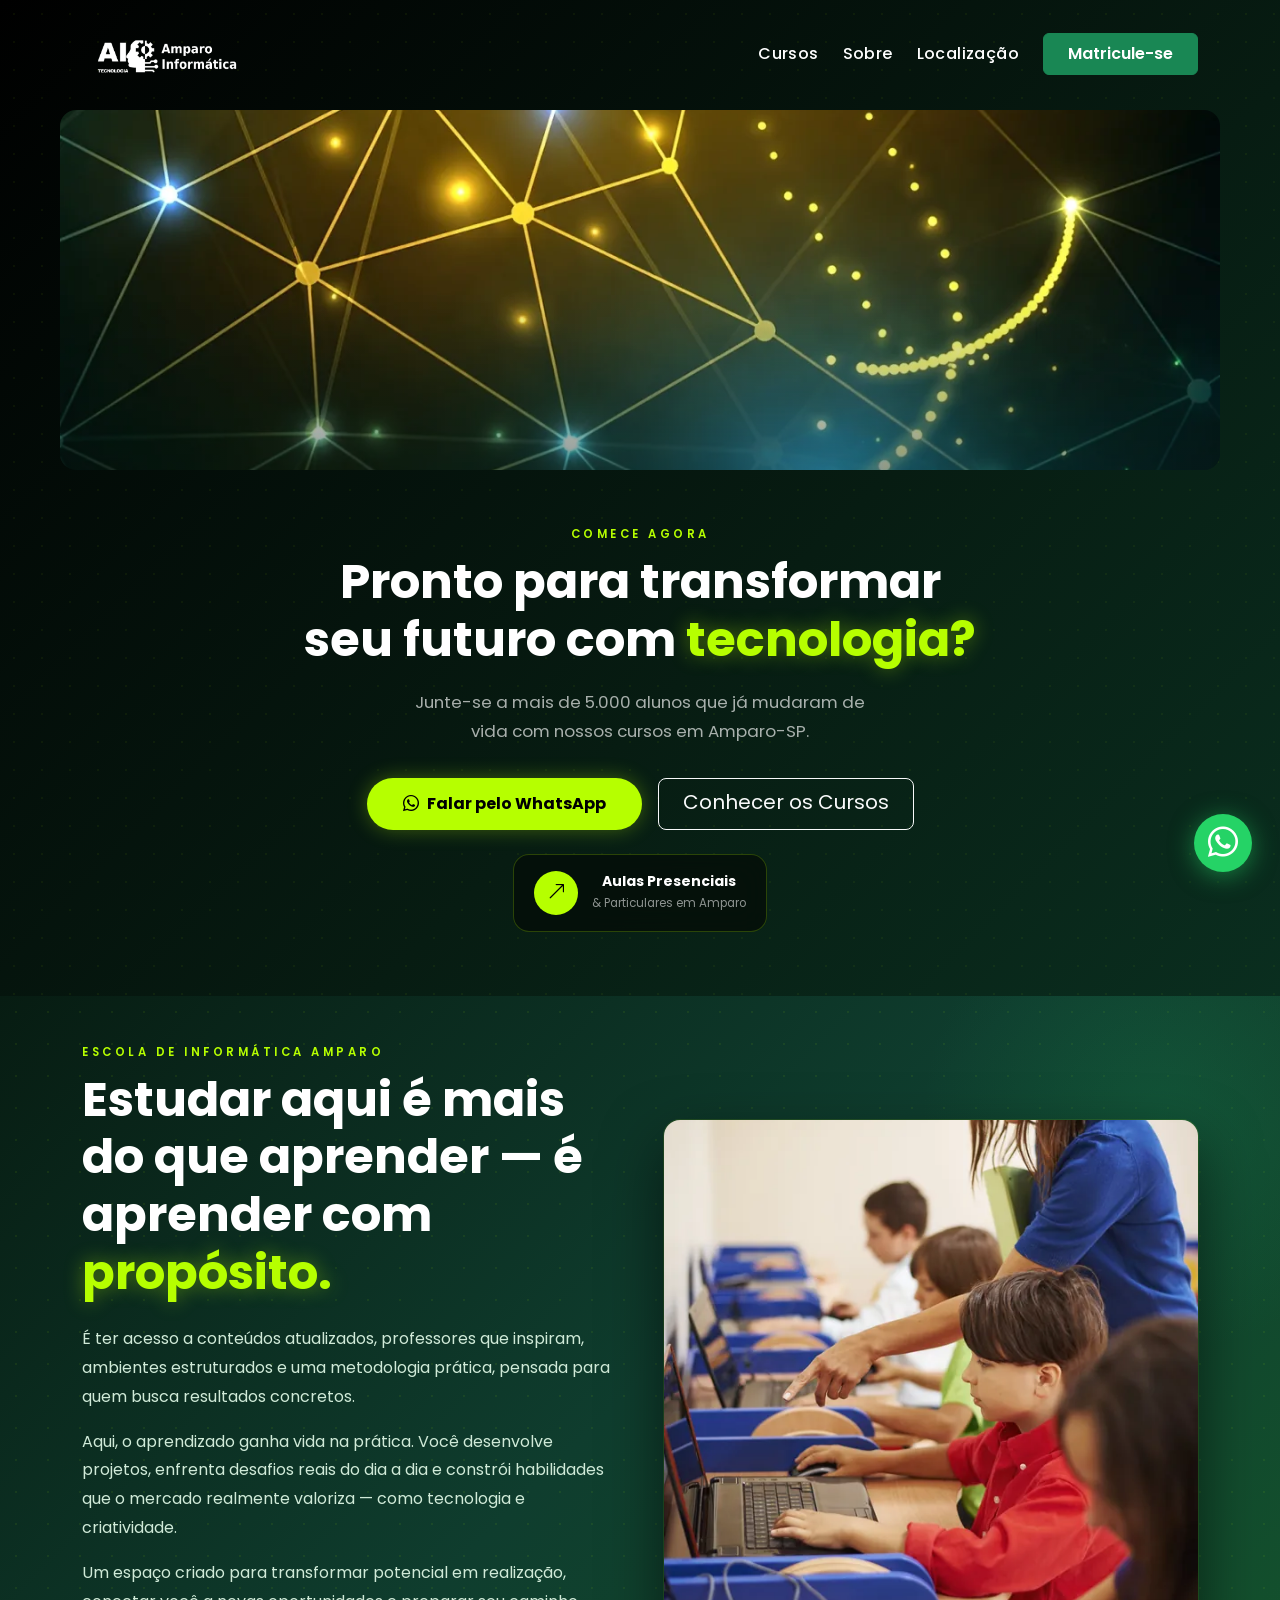
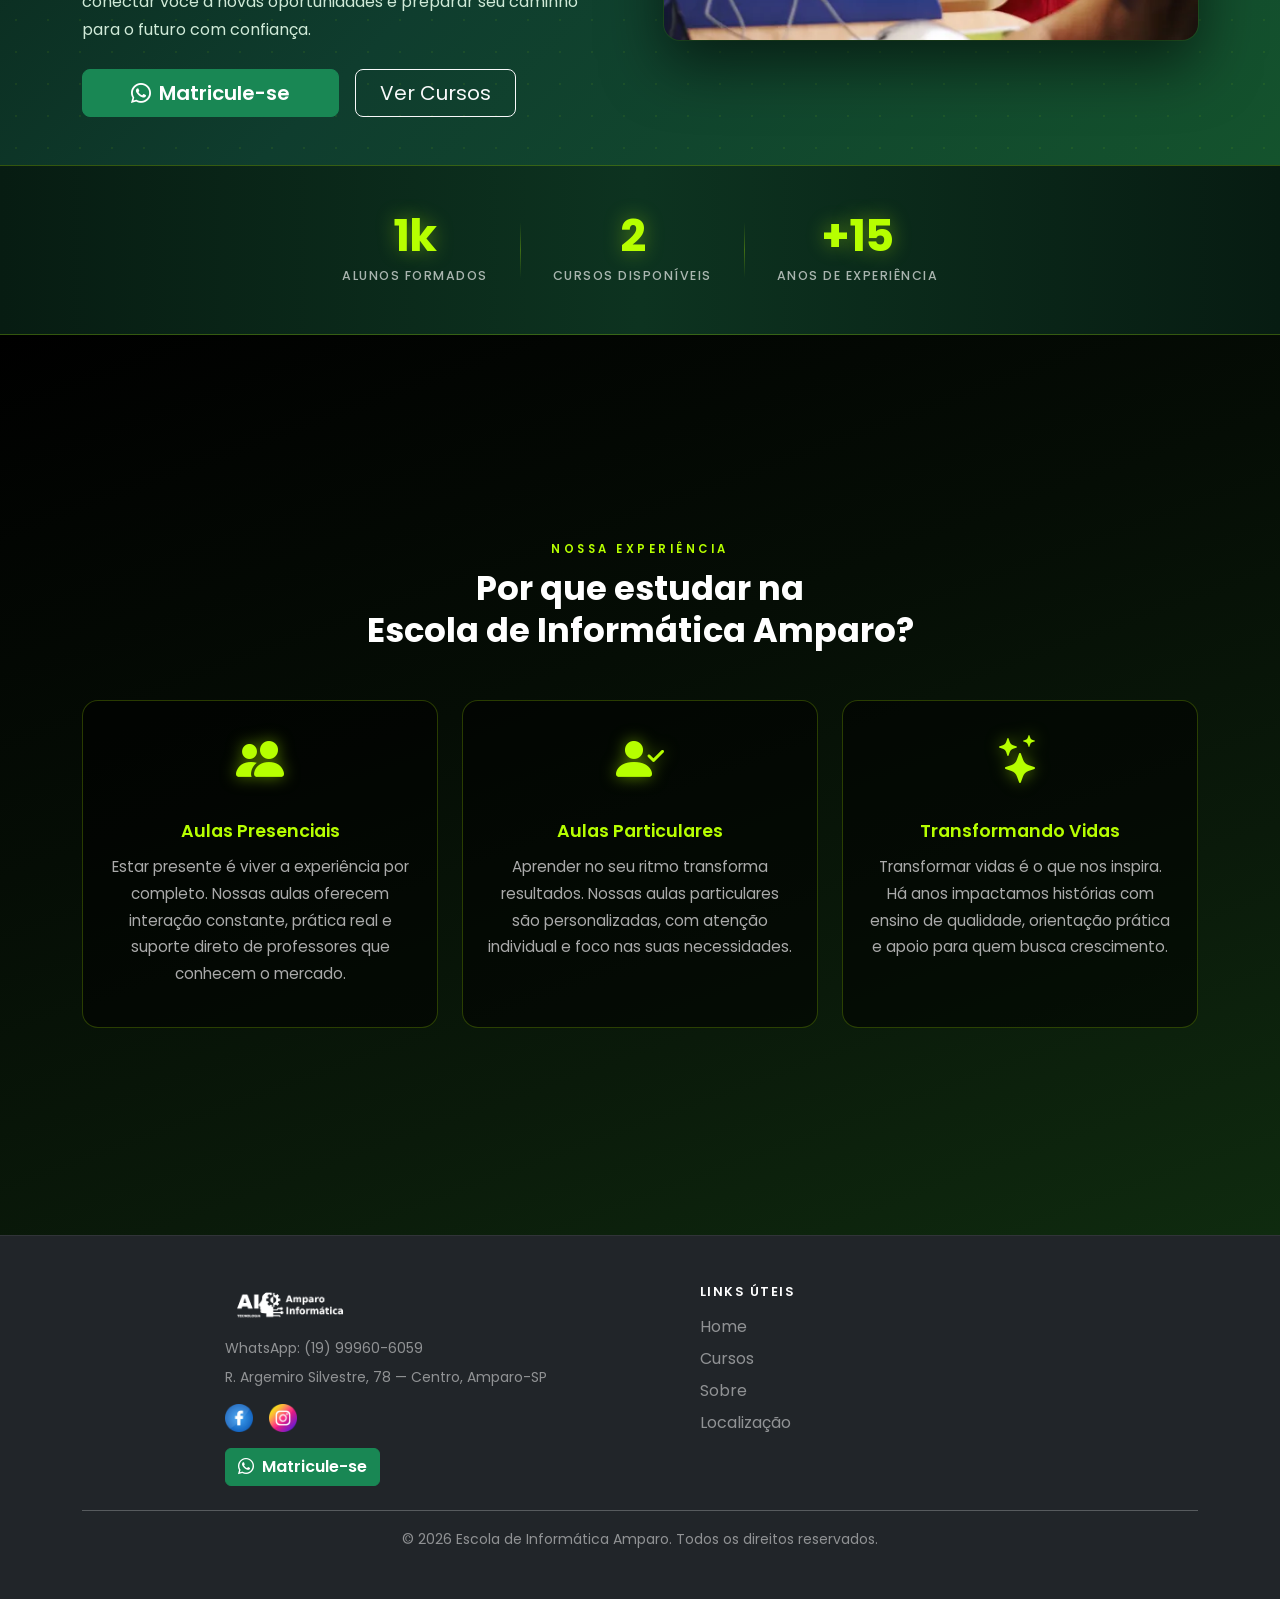
<file: index.html>
<!DOCTYPE html>
<html lang="pt-BR">

<head>
    <meta charset="UTF-8">
    <meta name="viewport" content="width=device-width, initial-scale=1.0">
    <title>Escola de Informática Amparo | Cursos de Informática em Amparo-SP</title>
    <meta name="description" content="Escola de Informática Amparo: mais de 5.000 alunos formados. Cursos de Windows, Word, Excel, PowerPoint, Power BI e IA. Aulas presenciais e particulares em Amparo-SP.">
    <meta name="robots" content="index, follow">
    <link rel="canonical" href="https://amparoinformatica.com.br/">

    <!-- Open Graph (WhatsApp, Facebook, redes sociais) -->
    <meta property="og:type" content="website">
    <meta property="og:url" content="https://amparoinformatica.com.br/">
    <meta property="og:title" content="Escola de Informática Amparo | Cursos de Informática">
    <meta property="og:description" content="Mais de 5.000 alunos formados. Cursos de informática com qualidade em Amparo-SP. Matricule-se!">
    <meta property="og:image" content="https://amparoinformatica.com.br/img/icon-white.webp">
    <meta property="og:locale" content="pt_BR">

    <link rel="apple-touch-icon" href="./img/icon-mini.webp">
    <link rel="icon" type="image/webp" sizes="32x32" href="./img/icon-mini.webp">
    <link rel="icon" type="ima
    ge/webp" sizes="16x16" href="./img/icon-mini.webp">
    <meta name="theme-color" content="#198754">
    <link rel="preload" as="image" href="./img/home.webp" type="image/webp">
    <link rel="preconnect" href="https://fonts.googleapis.com">
    <link rel="preconnect" href="https://fonts.gstatic.com" crossorigin>
    <link href="https://cdn.jsdelivr.net/npm/bootstrap@5.3.2/dist/css/bootstrap.min.css" rel="stylesheet">
    <link rel="stylesheet" href="https://cdn.jsdelivr.net/npm/bootstrap-icons@1.11.3/font/bootstrap-icons.css">
    <link href="https://fonts.googleapis.com/css2?family=Poppins:wght@300;400;500;600;700&display=swap" rel="stylesheet">
    <link rel="stylesheet" href="css/style.css">
</head>

<body>

    <a href="#conteudo-principal" class="skip-link">Pular para o conteúdo</a>

    <!-- NAVBAR -->
    <nav class="navbar navbar-expand-lg navbar-dark bg-transparent position-absolute w-100 py-4" id="mainNav" aria-label="Navegação principal">
        <div class="container">
            <a class="navbar-brand" href="index.html">
                <picture>
                    <source srcset="./img/icon-white.webp" type="image/webp">
                    <img src="./img/icon-white.webp" width="170" alt="Escola de Informática Amparo" loading="eager">
                </picture>
            </a>
            <button class="navbar-toggler" type="button" data-bs-toggle="collapse" data-bs-target="#navMenu"
                aria-controls="navMenu" aria-expanded="false" aria-label="Abrir menu de navegação">
                <span class="navbar-toggler-icon"></span>
            </button>
            <div class="collapse navbar-collapse" id="navMenu">
                <ul class="navbar-nav ms-auto align-items-lg-center gap-lg-4">
                    <li class="nav-item">
                        <a class="nav-link text-white" href="curso.html">Cursos</a>
                    </li>
                    <li class="nav-item">
                        <a class="nav-link text-white" href="sobre.html">Sobre</a>
                    </li>
                    <li class="nav-item">
                        <a class="nav-link text-white" href="https://www.google.com.br/maps/place/R.+Argemiro+Silvestre,+78+-+Centro,+Amparo+-+SP,+13900-375/@-22.7057983,-46.7693071,19z/data=!3m1!4b1!4m6!3m5!1s0x94c921383f73436f:0xf1d1df48308881a!8m2!3d-22.7057983!4d-46.7686634!16s%2Fg%2F11wvgpl8x6?entry=ttu&g_ep=EgoyMDI2MDMxMS4wIKXMDSoASAFQAw%3D%3D" target="_blank" rel="noopener noreferrer">Localização</a>
                    </li>
                    <li class="nav-item">
                        <a href="https://wa.me/5519999606059" class="btn btn-success px-4 py-2" target="_blank" rel="noopener noreferrer">Matricule-se</a>
                    </li>
                </ul>
            </div>
        </div>
    </nav>
    
    <!-- CTA SECTION — layout split estilo hero -->
    <main id="conteudo-principal">
    <section class="cta-section">
        <div class="cta-inner">

            <!-- Banner (topo) -->
            <div class="cta-right">
                <div class="cta-img-wrap">
                    <picture>
                        <source srcset="./img/home.webp" type="image/webp">
                        <img src="./img/home.webp" class="cta-photo" alt="Alunos estudando informática na Escola de Informática Amparo" loading="eager" fetchpriority="high">
                    </picture>
                </div>
            </div>

            <!-- Texto (embaixo) -->
            <div class="cta-left">
                <span class="section-label reveal">Comece Agora</span>
                <h2 class="cta-hero-title reveal">Pronto para transformar<br>seu futuro com <span class="neon-text">tecnologia?</span></h2>
                <p class="cta-hero-p reveal">
                    Junte-se a mais de 5.000 alunos que já mudaram de vida com nossos cursos em Amparo-SP.
                </p>
                <div class="d-flex justify-content-center gap-3 flex-wrap reveal">
                    <a href="https://wa.me/5519999606059" class="btn-neon" target="_blank" rel="noopener noreferrer">
                        <i class="bi bi-whatsapp me-2"></i>Falar pelo WhatsApp
                    </a>
                    <a href="curso.html" class="btn btn-outline-light btn-lg px-4">
                        Conhecer os Cursos
                    </a>
                </div>
                <!-- Card info -->
                <div class="cta-info-card mt-4">
                    <div class="cta-info-icon" aria-hidden="true">
                        <i class="bi bi-arrow-up-right"></i>
                    </div>
                    <div class="cta-info-text">
                        <strong>Aulas Presenciais</strong>
                        <span>&amp; Particulares em Amparo</span>
                    </div>
                </div>
            </div>

        </div>
    </section>

    <!-- HERO + STATS (uma tela) -->
    <div class="hero-screen">
    <!-- HERO -->
    <section class="hero py-5">
        <div class="container">
            <div class="row align-items-center g-5">
                <div class="col-lg-6 reveal-left">
                    <span class="section-label">Escola de Informática Amparo</span>
                    <h1 class="fw-bold display-5 mb-4">
                        Estudar aqui é mais do que aprender — é aprender com
                        <span class="neon-text">propósito.</span>
                    </h1>
                    <p class="mb-3 texto-hero">
                        É ter acesso a conteúdos atualizados, professores que inspiram, ambientes estruturados e uma
                        metodologia prática, pensada para quem busca resultados concretos.
                    </p>
                    <p class="mb-3 texto-hero">
                        Aqui, o aprendizado ganha vida na prática. Você desenvolve projetos, enfrenta desafios reais do
                        dia a dia e constrói habilidades que o mercado realmente valoriza — como tecnologia e
                        criatividade.
                    </p>
                    <p class="mb-4 texto-hero">
                        Um espaço criado para transformar potencial em realização, conectar você a novas oportunidades
                        e preparar seu caminho para o futuro com confiança.
                    </p>
                    <div class="d-flex gap-3 flex-wrap">
                        <a href="https://wa.me/5519999606059" class="btn btn-success btn-lg px-5" target="_blank" rel="noopener noreferrer">
                            <i class="bi bi-whatsapp me-2"></i>Matricule-se
                        </a>
                        <a href="curso.html" class="btn btn-outline-light btn-lg px-4">
                            Ver Cursos
                        </a>
                    </div>
                </div>
                <div class="col-lg-6 text-center reveal-right">
                    <picture>
                        <source srcset="./img/estudant.webp" type="image/webp">
                        <img src="./img/estudant.webp" class="hero-img" alt="Aluno estudando informática na Escola de Informática Amparo" loading="lazy" width="600" height="900">
                    </picture>
                </div>
            </div>
        </div>
    </section>

    <!-- STATS BAR -->
    <section class="stats-bar" aria-label="Nossos números">
        <div class="container">
            <div class="d-flex flex-wrap justify-content-center align-items-center">
                <div class="stat-item reveal delay-1">
                    <div class="stat-number" data-count="5000">0</div>
                    <div class="stat-label">Alunos Formados</div>
                </div>
                <div class="stat-divider reveal"></div>
                <div class="stat-item reveal delay-2">
                    <div class="stat-number" data-count="7">0</div>
                    <div class="stat-label">Cursos Disponíveis</div>
                </div>
                <div class="stat-divider reveal"></div>
                <div class="stat-item reveal delay-3">
                    <div class="stat-number">+15</div>
                    <div class="stat-label">Anos de Experiência</div>
                </div>
            </div>
        </div>
    </section>
    </div><!-- /hero-screen -->

    <!-- EXPERIENCE SECTION -->
    <section class="experiencia">
        <div class="container text-center">
            <span class="section-label reveal">Nossa Experiência</span>
            <h2 class="section-title mb-5 reveal">
                Por que estudar na<br>Escola de Informática Amparo?
            </h2>
            <div class="row justify-content-center g-4">
                <div class="col-md-4 reveal delay-1">
                    <div class="exp-card p-4">
                        <div class="icon mb-4">
                            <i class="bi bi-people-fill"></i>
                        </div>
                        <h5 class="titulo">Aulas Presenciais</h5>
                        <p>
                            Estar presente é viver a experiência por completo. Nossas aulas oferecem interação
                            constante, prática real e suporte direto de professores que conhecem o mercado.
                        </p>
                    </div>
                </div>
                <div class="col-md-4 reveal delay-2">
                    <div class="exp-card p-4">
                        <div class="icon mb-4">
                            <i class="bi bi-person-check-fill"></i>
                        </div>
                        <h5 class="titulo">Aulas Particulares</h5>
                        <p>
                            Aprender no seu ritmo transforma resultados. Nossas aulas particulares são personalizadas,
                            com atenção individual e foco nas suas necessidades.
                        </p>
                    </div>
                </div>
                <div class="col-md-4 reveal delay-3">
                    <div class="exp-card p-4">
                        <div class="icon mb-4">
                            <i class="bi bi-stars"></i>
                        </div>
                        <h5 class="titulo">Transformando Vidas</h5>
                        <p>
                            Transformar vidas é o que nos inspira. Há anos impactamos histórias com ensino de
                            qualidade, orientação prática e apoio para quem busca crescimento.
                        </p>
                    </div>
                </div>
            </div>
        </div>
    </section>

    </main>

    <!-- FOOTER -->
    <footer class="bg-dark text-white py-5">
        <div class="container">
            <div class="row justify-content-center text-center text-md-start g-4">
                <div class="col-md-5">
                    <a href="index.html">
                        <picture>
                            <source srcset="./img/icon-white.webp" type="image/webp">
                            <img src="./img/icon-white.webp" width="130" class="mb-3" alt="Escola de Informática Amparo" loading="lazy">
                        </picture>
                    </a>
                    <p class="mb-2 small text-white-50">WhatsApp: (19) 99960-6059</p>
                    <p class="mb-3 small text-white-50">R. Argemiro Silvestre, 78 — Centro, Amparo-SP</p>
                    <div class="d-flex justify-content-center justify-content-md-start gap-3 mb-3">
                        <a href="https://www.facebook.com/escolainformaticaamparo/" target="_blank" rel="noopener noreferrer" aria-label="Facebook">
                            <picture><source srcset="./img/facebook.webp" type="image/webp"><img src="./img/facebook.webp" width="28" alt="Facebook da Escola de Informática Amparo" loading="lazy"></picture>
                        </a>
                        <a href="https://www.instagram.com/amparo.informatica/" target="_blank" rel="noopener noreferrer" aria-label="Instagram">
                            <picture><source srcset="./img/instagram.webp" type="image/webp"><img src="./img/instagram.webp" width="28" alt="Instagram da Escola de Informática Amparo" loading="lazy"></picture>
                        </a>
                    </div>
                    <a href="https://wa.me/5519999606059" class="btn btn-success" target="_blank" rel="noopener noreferrer">
                        <i class="bi bi-whatsapp me-2"></i>Matricule-se
                    </a>
                </div>
                <div class="col-md-4">
                    <h6 class="text-white fw-semibold mb-3 text-uppercase footer-links-heading">Links Úteis</h6>
                    <ul class="list-unstyled">
                        <li class="mb-2"><a href="index.html" class="text-white-50 text-decoration-none">Home</a></li>
                        <li class="mb-2"><a href="curso.html" class="text-white-50 text-decoration-none">Cursos</a></li>
                        <li class="mb-2"><a href="sobre.html" class="text-white-50 text-decoration-none">Sobre</a></li>
                        <li class="mb-2">
                            <a href="https://www.google.com.br/maps/place/R.+Argemiro+Silvestre,+78+-+Centro,+Amparo+-+SP,+13900-375/@-22.7057983,-46.7693071,19z/data=!3m1!4b1!4m6!3m5!1s0x94c921383f73436f:0xf1d1df48308881a!8m2!3d-22.7057983!4d-46.7686634!16s%2Fg%2F11wvgpl8x6?entry=ttu&g_ep=EgoyMDI2MDMxMS4wIKXMDSoASAFQAw%3D%3D"
                                target="_blank" rel="noopener noreferrer" class="text-white-50 text-decoration-none">Localização</a>
                        </li>
                    </ul>
                </div>
            </div>
            <hr class="border-light mt-4">
            <div class="text-center">
                <small class="text-white-50">&copy; 2026 Escola de Informática Amparo. Todos os direitos reservados.</small>
            </div>
        </div>
    </footer>

    <!-- FLOATING WHATSAPP -->
    <a href="https://wa.me/5519999606059" class="whatsapp-float" target="_blank" rel="noopener noreferrer" aria-label="Falar pelo WhatsApp">
        <i class="bi bi-whatsapp"></i>
    </a>

    <script src="https://cdn.jsdelivr.net/npm/bootstrap@5.3.2/dist/js/bootstrap.bundle.min.js"></script>
    <script src="js/main.js"></script>

    <!-- Schema.org LocalBusiness -->
    <script type="application/ld+json">
    {
        "@context": "https://schema.org",
        "@type": "EducationalOrganization",
        "name": "Escola de Informática Amparo",
        "url": "https://amparoinformatica.com.br",
        "logo": "https://amparoinformatica.com.br/img/icon-white.webp",
        "description": "Escola de informática em Amparo-SP com mais de 5.000 alunos formados. Cursos de Windows, Word, Excel, PowerPoint, Power BI e Inteligência Artificial.",
        "telephone": "+55-19-99960-6059",
        "address": {
            "@type": "PostalAddress",
            "streetAddress": "R. Argemiro Silvestre, 78",
            "addressLocality": "Amparo",
            "addressRegion": "SP",
            "postalCode": "13900-375",
            "addressCountry": "BR"
        },
        "geo": {
            "@type": "GeoCoordinates",
            "latitude": -22.7057983,
            "longitude": -46.7686634
        },
        "hasOfferCatalog": {
            "@type": "OfferCatalog",
            "name": "Cursos de Informática",
            "itemListElement": [
                { "@type": "Course", "name": "Windows", "description": "Aprenda a utilizar o sistema operacional, organizar arquivos e pastas e aumentar sua produtividade." },
                { "@type": "Course", "name": "Word", "description": "Criação e formatação de documentos profissionais como trabalhos, currículos e relatórios." },
                { "@type": "Course", "name": "Excel", "description": "Planilhas, cálculos, gráficos e dashboards para análise de dados." },
                { "@type": "Course", "name": "PowerPoint", "description": "Apresentações visuais e profissionais com slides dinâmicos e animações." },
                { "@type": "Course", "name": "Internet", "description": "Navegação segura, e-mails e uso de ferramentas online." },
                { "@type": "Course", "name": "Power BI", "description": "Análise de dados e criação de dashboards interativos." },
                { "@type": "Course", "name": "Utilizando IA", "description": "Uso de ferramentas de Inteligência Artificial para automatizar tarefas e aumentar a produtividade." }
            ]
        },
        "sameAs": [
            "https://www.facebook.com/escolainformaticaamparo/",
            "https://www.instagram.com/amparo.informatica/"
        ]
    }
    </script>
</body>

</html>
</file>
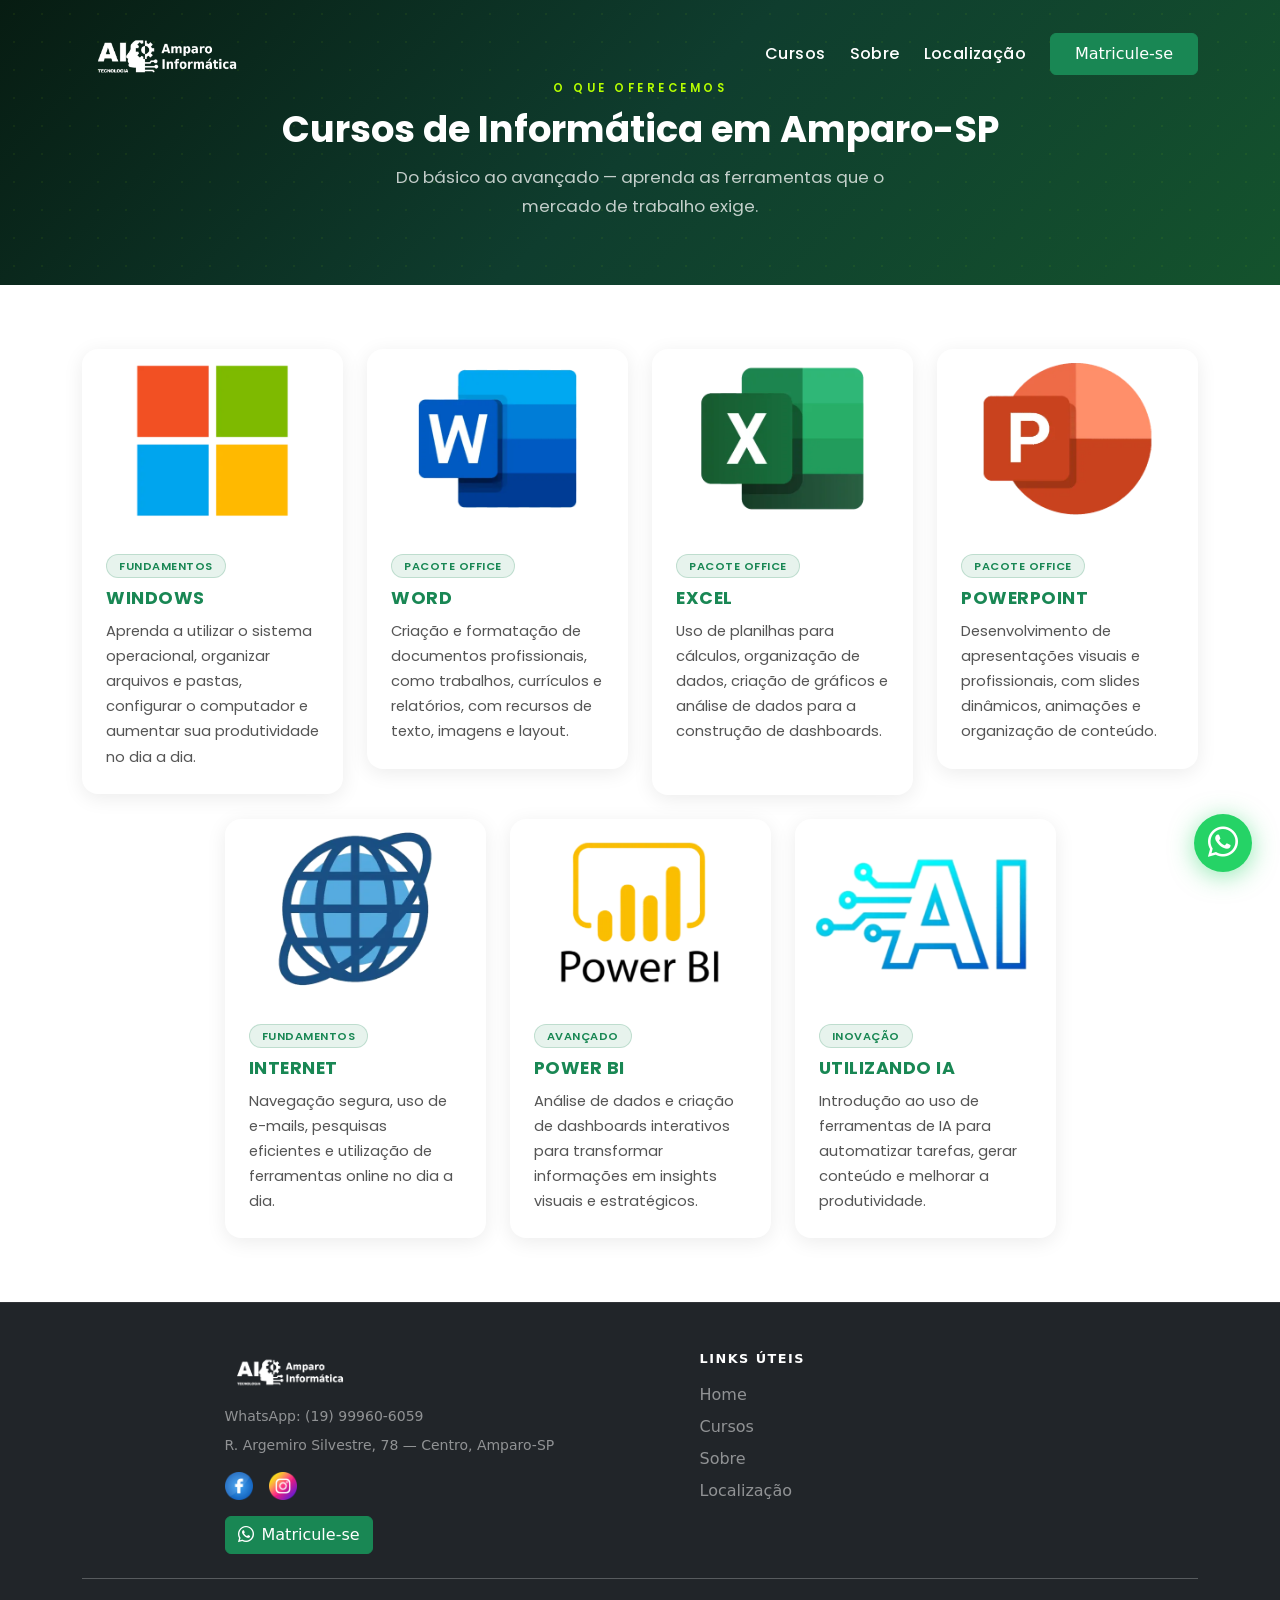
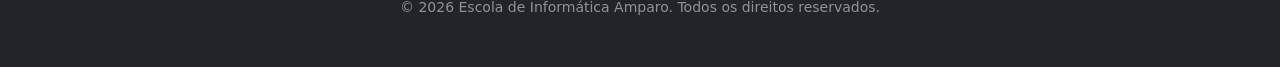
<file: curso.html>
<!DOCTYPE html>
<html lang="pt-BR">

<head>
    <meta charset="UTF-8">
    <meta name="viewport" content="width=device-width, initial-scale=1.0">
    <title>Cursos de Informática em Amparo-SP | Escola de Informática Amparo</title>
    <meta name="description" content="Conheça os cursos da Escola de Informática Amparo: Windows, Word, Excel, PowerPoint, Internet, Power BI e Inteligência Artificial. Pacote Office completo em Amparo-SP.">
    <meta name="robots" content="index, follow">
    <link rel="canonical" href="https://amparoinformatica.com.br/curso.html">

    <!-- Open Graph -->
    <meta property="og:type" content="website">
    <meta property="og:url" content="https://amparoinformatica.com.br/curso.html">
    <meta property="og:title" content="Cursos de Informática | Escola de Informática Amparo">
    <meta property="og:description" content="Windows, Word, Excel, PowerPoint, Power BI e IA. Venha aprender com quem tem experiência em Amparo-SP.">
    <meta property="og:image" content="https://amparoinformatica.com.br/img/icon-white.webp">
    <meta property="og:locale" content="pt_BR">

    <link rel="apple-touch-icon" href="./img/icon-mini.webp">
    <link rel="icon" type="image/webp" sizes="32x32" href="./img/icon-mini.webp">
    <link rel="icon" type="image/webp" sizes="16x16" href="./img/icon-mini.webp">
    <meta name="theme-color" content="#198754">
    <link rel="preconnect" href="https://fonts.googleapis.com">
    <link rel="preconnect" href="https://fonts.gstatic.com" crossorigin>
    <link rel="stylesheet" href="css/style.css">
    <link href="https://cdn.jsdelivr.net/npm/bootstrap@5.3.2/dist/css/bootstrap.min.css" rel="stylesheet">
    <link rel="stylesheet" href="https://cdn.jsdelivr.net/npm/bootstrap-icons@1.11.3/font/bootstrap-icons.css">
    <link href="https://fonts.googleapis.com/css2?family=Poppins:wght@300;400;500;600;700&display=swap" rel="stylesheet">
</head>

<body>

    <a href="#conteudo-principal" class="skip-link">Pular para o conteúdo</a>

    <!-- NAVBAR -->
    <nav class="navbar navbar-expand-lg navbar-dark bg-transparent position-absolute w-100 py-4" id="mainNav" aria-label="Navegação principal">
        <div class="container">
            <a class="navbar-brand" href="index.html">
                <picture>
                    <source srcset="./img/icon-white.webp" type="image/webp">
                    <img src="./img/icon-white.webp" width="170" alt="Escola de Informática Amparo" loading="eager">
                </picture>
            </a>
            <button class="navbar-toggler" type="button" data-bs-toggle="collapse" data-bs-target="#navMenu"
                aria-controls="navMenu" aria-expanded="false" aria-label="Abrir menu de navegação">
                <span class="navbar-toggler-icon"></span>
            </button>
            <div class="collapse navbar-collapse" id="navMenu">
                <ul class="navbar-nav ms-auto align-items-lg-center gap-lg-4">
                    <li class="nav-item">
                        <a class="nav-link text-white" href="curso.html">Cursos</a>
                    </li>
                    <li class="nav-item">
                        <a class="nav-link text-white" href="sobre.html">Sobre</a>
                    </li>
                    <li class="nav-item">
                        <a class="nav-link text-white" href="https://www.google.com.br/maps/place/R.+Argemiro+Silvestre,+78+-+Centro,+Amparo+-+SP,+13900-375/@-22.7057983,-46.7693071,19z/data=!3m1!4b1!4m6!3m5!1s0x94c921383f73436f:0xf1d1df48308881a!8m2!3d-22.7057983!4d-46.7686634!16s%2Fg%2F11wvgpl8x6?entry=ttu&g_ep=EgoyMDI2MDMxMS4wIKXMDSoASAFQAw%3D%3D" target="_blank" rel="noopener noreferrer">Localização</a>
                    </li>
                    <li class="nav-item">
                        <a href="https://wa.me/5519999606059" class="btn btn-success px-4 py-2" target="_blank" rel="noopener noreferrer">Matricule-se</a>
                    </li>
                </ul>
            </div>
        </div>
    </nav>

    <!-- COURSES HEADER -->
    <header id="conteudo-principal" class="courses-header">
        <div class="container">
            <span class="section-label">O que oferecemos</span>
            <h1>Cursos de Informática em Amparo-SP</h1>
            <p>Do básico ao avançado — aprenda as ferramentas que o mercado de trabalho exige.</p>
        </div>
    </header>

    <!-- COURSES GRID -->
    <main class="container py-5 my-3">
        <div class="row g-4 justify-content-center">

            <div class="col-lg-3 col-md-4 col-sm-6 reveal delay-1">
                <div class="card card-custom">
                    <div class="img-wrap">
                        <picture><source srcset="./img/win.webp" type="image/webp"><img src="./img/win.webp" alt="Curso de Windows em Amparo-SP" loading="lazy"></picture>
                    </div>
                    <div class="card-body">
                        <span class="card-badge">Fundamentos</span>
                        <h5 class="card-title">Windows</h5>
                        <p class="card-text">
                            Aprenda a utilizar o sistema operacional, organizar arquivos e pastas,
                            configurar o computador e aumentar sua produtividade no dia a dia.
                        </p>
                    </div>
                </div>
            </div>

            <div class="col-lg-3 col-md-4 col-sm-6 reveal delay-2">
                <div class="card card-custom">
                    <div class="img-wrap">
                        <picture><source srcset="./img/word.webp" type="image/webp"><img src="./img/word.webp" alt="Curso de Word em Amparo-SP" loading="lazy"></picture>
                    </div>
                    <div class="card-body">
                        <span class="card-badge">Pacote Office</span>
                        <h5 class="card-title">Word</h5>
                        <p class="card-text">
                            Criação e formatação de documentos profissionais, como trabalhos,
                            currículos e relatórios, com recursos de texto, imagens e layout.
                        </p>
                    </div>
                </div>
            </div>

            <div class="col-lg-3 col-md-4 col-sm-6 reveal delay-3">
                <div class="card card-custom">
                    <div class="img-wrap">
                        <picture><source srcset="./img/exel.webp" type="image/webp"><img src="./img/exel.webp" alt="Curso de Excel em Amparo-SP" loading="lazy"></picture>
                    </div>
                    <div class="card-body card-body--extra">
                        <span class="card-badge">Pacote Office</span>
                        <h5 class="card-title">Excel</h5>
                        <p class="card-text">
                            Uso de planilhas para cálculos, organização de dados, criação de gráficos e
                            análise de dados para a construção de dashboards.
                        </p>
                    </div>
                </div>
            </div>

            <div class="col-lg-3 col-md-4 col-sm-6 reveal delay-1">
                <div class="card card-custom">
                    <div class="img-wrap">
                        <picture><source srcset="./img/power-point.webp" type="image/webp"><img src="./img/power-point.webp" alt="Curso de PowerPoint em Amparo-SP" loading="lazy"></picture>
                    </div>
                    <div class="card-body">
                        <span class="card-badge">Pacote Office</span>
                        <h5 class="card-title">PowerPoint</h5>
                        <p class="card-text">
                            Desenvolvimento de apresentações visuais e profissionais, com slides
                            dinâmicos, animações e organização de conteúdo.
                        </p>
                    </div>
                </div>
            </div>

            <div class="col-lg-3 col-md-4 col-sm-6 reveal delay-2">
                <div class="card card-custom">
                    <div class="img-wrap">
                        <picture><source srcset="./img/internet.webp" type="image/webp"><img src="./img/internet.webp" alt="Curso de Internet em Amparo-SP" loading="lazy"></picture>
                    </div>
                    <div class="card-body">
                        <span class="card-badge">Fundamentos</span>
                        <h5 class="card-title">Internet</h5>
                        <p class="card-text">
                            Navegação segura, uso de e-mails, pesquisas eficientes e utilização de
                            ferramentas online no dia a dia.
                        </p>
                    </div>
                </div>
            </div>

            <div class="col-lg-3 col-md-4 col-sm-6 reveal delay-3">
                <div class="card card-custom">
                    <div class="img-wrap">
                        <picture><source srcset="./img/power-bi.webp" type="image/webp"><img src="./img/power-bi.webp" alt="Curso de Power BI em Amparo-SP" loading="lazy"></picture>
                    </div>
                    <div class="card-body">
                        <span class="card-badge">Avançado</span>
                        <h5 class="card-title">Power BI</h5>
                        <p class="card-text">
                            Análise de dados e criação de dashboards interativos para transformar
                            informações em insights visuais e estratégicos.
                        </p>
                    </div>
                </div>
            </div>

            <div class="col-lg-3 col-md-4 col-sm-6 reveal delay-1">
                <div class="card card-custom">
                    <div class="img-wrap">
                        <picture><source srcset="./img/ai.webp" type="image/webp"><img src="./img/ai.webp" alt="Curso de Inteligência Artificial em Amparo-SP" loading="lazy"></picture>
                    </div>
                    <div class="card-body">
                        <span class="card-badge">Inovação</span>
                        <h5 class="card-title">Utilizando IA</h5>
                        <p class="card-text">
                            Introdução ao uso de ferramentas de IA para automatizar tarefas, gerar conteúdo e melhorar a
                            produtividade.
                        </p>
                    </div>
                </div>
            </div>

        </div>
    </main>

    <!-- FOOTER -->
    <footer class="bg-dark text-white py-5">
        <div class="container">
            <div class="row justify-content-center text-center text-md-start g-4">
                <div class="col-md-5">
                    <a href="index.html">
                        <picture>
                            <source srcset="./img/icon-white.webp" type="image/webp">
                            <img src="./img/icon-white.webp" width="130" class="mb-3" alt="Escola de Informática Amparo" loading="lazy">
                        </picture>
                    </a>
                    <p class="mb-2 small text-white-50">WhatsApp: (19) 99960-6059</p>
                    <p class="mb-3 small text-white-50">R. Argemiro Silvestre, 78 — Centro, Amparo-SP</p>
                    <div class="d-flex justify-content-center justify-content-md-start gap-3 mb-3">
                        <a href="https://www.facebook.com/escolainformaticaamparo/" target="_blank" rel="noopener noreferrer" aria-label="Facebook">
                            <picture><source srcset="./img/facebook.webp" type="image/webp"><img src="./img/facebook.webp" width="28" alt="Facebook da Escola de Informática Amparo" loading="lazy"></picture>
                        </a>
                        <a href="https://www.instagram.com/amparo.informatica/" target="_blank" rel="noopener noreferrer" aria-label="Instagram">
                            <picture><source srcset="./img/instagram.webp" type="image/webp"><img src="./img/instagram.webp" width="28" alt="Instagram da Escola de Informática Amparo" loading="lazy"></picture>
                        </a>
                    </div>
                    <a href="https://wa.me/5519999606059" class="btn btn-success" target="_blank" rel="noopener noreferrer">
                        <i class="bi bi-whatsapp me-2"></i>Matricule-se
                    </a>
                </div>
                <div class="col-md-4">
                    <h6 class="text-white fw-semibold mb-3 text-uppercase footer-links-heading">Links Úteis</h6>
                    <ul class="list-unstyled">
                        <li class="mb-2"><a href="index.html" class="text-white-50 text-decoration-none">Home</a></li>
                        <li class="mb-2"><a href="curso.html" class="text-white-50 text-decoration-none">Cursos</a></li>
                        <li class="mb-2"><a href="sobre.html" class="text-white-50 text-decoration-none">Sobre</a></li>
                        <li class="mb-2">
                            <a href="https://www.google.com.br/maps/place/R.+Argemiro+Silvestre,+78+-+Centro,+Amparo+-+SP,+13900-375/@-22.7057983,-46.7693071,19z/data=!3m1!4b1!4m6!3m5!1s0x94c921383f73436f:0xf1d1df48308881a!8m2!3d-22.7057983!4d-46.7686634!16s%2Fg%2F11wvgpl8x6?entry=ttu&g_ep=EgoyMDI2MDMxMS4wIKXMDSoASAFQAw%3D%3D"
                                target="_blank" rel="noopener noreferrer" class="text-white-50 text-decoration-none">Localização</a>
                        </li>
                    </ul>
                </div>
            </div>
            <hr class="border-light mt-4">
            <div class="text-center">
                <small class="text-white-50">&copy; 2026 Escola de Informática Amparo. Todos os direitos reservados.</small>
            </div>
        </div>
    </footer>

    <!-- FLOATING WHATSAPP -->
    <a href="https://wa.me/5519999606059" class="whatsapp-float" target="_blank" rel="noopener noreferrer" aria-label="Falar pelo WhatsApp">
        <i class="bi bi-whatsapp"></i>
    </a>

    <script src="https://cdn.jsdelivr.net/npm/bootstrap@5.3.2/dist/js/bootstrap.bundle.min.js"></script>
    <script src="js/main.js"></script>

    <!-- Schema.org BreadcrumbList -->
    <script type="application/ld+json">
    {
        "@context": "https://schema.org",
        "@type": "BreadcrumbList",
        "itemListElement": [
            { "@type": "ListItem", "position": 1, "name": "Home", "item": "https://amparoinformatica.com.br/" },
            { "@type": "ListItem", "position": 2, "name": "Cursos", "item": "https://amparoinformatica.com.br/curso.html" }
        ]
    }
    </script>

    <!-- Schema.org ItemList -->
    <script type="application/ld+json">
    {
        "@context": "https://schema.org",
        "@type": "ItemList",
        "name": "Cursos de Informática — Escola de Informática Amparo",
        "url": "https://amparoinformatica.com.br/curso.html",
        "itemListElement": [
            { "@type": "ListItem", "position": 1, "name": "Windows", "image": "https://amparoinformatica.com.br/img/win.webp", "description": "Aprenda a utilizar o sistema operacional, organizar arquivos e pastas, configurar o computador e aumentar sua produtividade no dia a dia." },
            { "@type": "ListItem", "position": 2, "name": "Word", "image": "https://amparoinformatica.com.br/img/word.webp", "description": "Criação e formatação de documentos profissionais como trabalhos, currículos e relatórios." },
            { "@type": "ListItem", "position": 3, "name": "Excel", "image": "https://amparoinformatica.com.br/img/exel.webp", "description": "Uso de planilhas para cálculos, organização de dados, criação de gráficos e construção de dashboards." },
            { "@type": "ListItem", "position": 4, "name": "PowerPoint", "image": "https://amparoinformatica.com.br/img/power-point.webp", "description": "Desenvolvimento de apresentações visuais e profissionais com slides dinâmicos e animações." },
            { "@type": "ListItem", "position": 5, "name": "Internet", "image": "https://amparoinformatica.com.br/img/internet.webp", "description": "Navegação segura, uso de e-mails, pesquisas eficientes e ferramentas online." },
            { "@type": "ListItem", "position": 6, "name": "Power BI", "image": "https://amparoinformatica.com.br/img/power-bi.webp", "description": "Análise de dados e criação de dashboards interativos para transformar informações em insights estratégicos." },
            { "@type": "ListItem", "position": 7, "name": "Utilizando IA", "image": "https://amparoinformatica.com.br/img/ai.webp", "description": "Introdução ao uso de ferramentas de Inteligência Artificial para automatizar tarefas e melhorar a produtividade." }
        ]
    }
    </script>
</body>

</html>
</file>
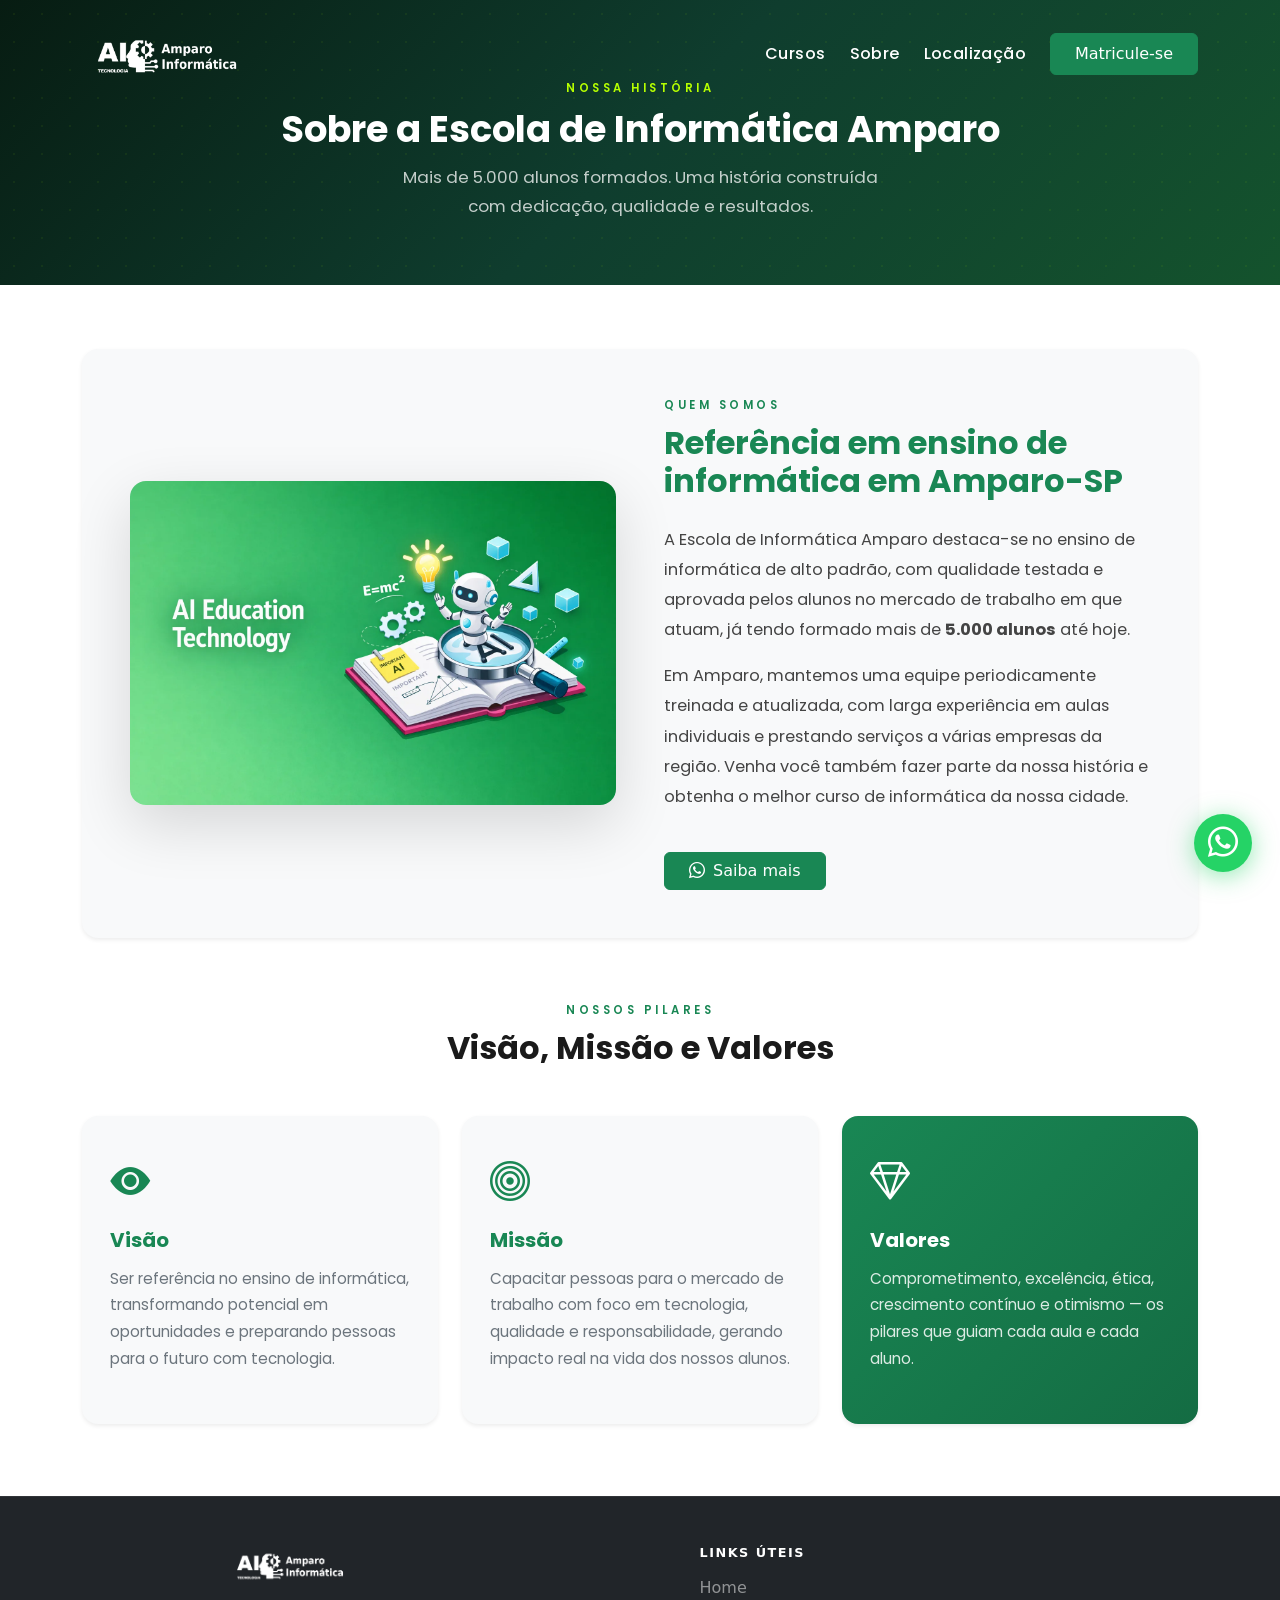
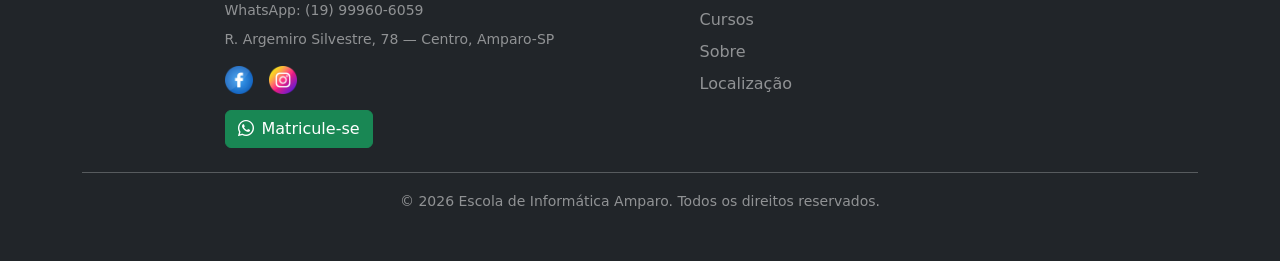
<file: sobre.html>
<!DOCTYPE html>
<html lang="pt-BR">

<head>
    <meta charset="UTF-8">
    <meta name="viewport" content="width=device-width, initial-scale=1.0">
    <title>Sobre Nós | Escola de Informática em Amparo-SP</title>
    <meta name="description" content="Conheça a Escola de Informática Amparo: mais de 5.000 alunos formados, equipe especializada e metodologia prática. Referência em ensino de informática em Amparo-SP.">
    <meta name="robots" content="index, follow">
    <link rel="canonical" href="https://amparoinformatica.com.br/sobre.html">

    <!-- Open Graph -->
    <meta property="og:type" content="website">
    <meta property="og:url" content="https://amparoinformatica.com.br/sobre.html">
    <meta property="og:title" content="Sobre Nós | Escola de Informática Amparo">
    <meta property="og:description" content="Mais de 5.000 alunos formados. Conheça nossa história, missão e valores em Amparo-SP.">
    <meta property="og:image" content="https://amparoinformatica.com.br/img/icon-white.webp">
    <meta property="og:locale" content="pt_BR">

    <link rel="apple-touch-icon" href="./img/icon-mini.webp">
    <link rel="icon" type="image/webp" sizes="32x32" href="./img/icon-mini.webp">
    <link rel="icon" type="image/webp" sizes="16x16" href="./img/icon-mini.webp">
    <meta name="theme-color" content="#198754">
    <link rel="preconnect" href="https://fonts.googleapis.com">
    <link rel="preconnect" href="https://fonts.gstatic.com" crossorigin>
    <link rel="stylesheet" href="css/style.css">
    <link href="https://cdn.jsdelivr.net/npm/bootstrap@5.3.2/dist/css/bootstrap.min.css" rel="stylesheet">
    <link rel="stylesheet" href="https://cdn.jsdelivr.net/npm/bootstrap-icons@1.11.3/font/bootstrap-icons.css">
    <link href="https://fonts.googleapis.com/css2?family=Poppins:wght@300;400;500;600;700&display=swap" rel="stylesheet">
</head>

<body>

    <a href="#conteudo-principal" class="skip-link">Pular para o conteúdo</a>

    <!-- NAVBAR -->
    <nav class="navbar navbar-expand-lg navbar-dark bg-transparent position-absolute w-100 py-4" id="mainNav" aria-label="Navegação principal">
        <div class="container">
            <a class="navbar-brand" href="index.html">
                <picture>
                    <source srcset="./img/icon-white.webp" type="image/webp">
                    <img src="./img/icon-white.webp" width="170" alt="Escola de Informática Amparo" loading="eager">
                </picture>
            </a>
            <button class="navbar-toggler" type="button" data-bs-toggle="collapse" data-bs-target="#navMenu"
                aria-controls="navMenu" aria-expanded="false" aria-label="Abrir menu de navegação">
                <span class="navbar-toggler-icon"></span>
            </button>
            <div class="collapse navbar-collapse" id="navMenu">
                <ul class="navbar-nav ms-auto align-items-lg-center gap-lg-4">
                    <li class="nav-item">
                        <a class="nav-link text-white" href="curso.html">Cursos</a>
                    </li>
                    <li class="nav-item">
                        <a class="nav-link text-white" href="sobre.html">Sobre</a>
                    </li>
                    <li class="nav-item">
                        <a class="nav-link text-white" href="https://www.google.com.br/maps/place/R.+Argemiro+Silvestre,+78+-+Centro,+Amparo+-+SP,+13900-375/@-22.7057983,-46.7693071,19z/data=!3m1!4b1!4m6!3m5!1s0x94c921383f73436f:0xf1d1df48308881a!8m2!3d-22.7057983!4d-46.7686634!16s%2Fg%2F11wvgpl8x6?entry=ttu&g_ep=EgoyMDI2MDMxMS4wIKXMDSoASAFQAw%3D%3D" target="_blank" rel="noopener noreferrer">Localização</a>
                    </li>
                    <li class="nav-item">
                        <a href="https://wa.me/5519999606059" class="btn btn-success px-4 py-2" target="_blank" rel="noopener noreferrer">Matricule-se</a>
                    </li>
                </ul>
            </div>
        </div>
    </nav>

    <!-- ABOUT HEADER -->
    <main id="conteudo-principal">
    <header class="about-header">
        <div class="container">
            <span class="section-label">Nossa História</span>
            <h1>Sobre a Escola de Informática Amparo</h1>
            <p>Mais de 5.000 alunos formados. Uma história construída com dedicação, qualidade e resultados.</p>
        </div>
    </header>

    <!-- ABOUT DESCRIPTION -->
    <section class="container my-5 py-3">
        <div class="bg-light rounded-4 shadow-sm p-4 p-md-5">
            <div class="row align-items-center g-5">
                <div class="col-md-6 text-center reveal-left">
                    <picture>
                        <source srcset="./img/sobre.webp" type="image/webp">
                        <img src="./img/sobre.webp" class="sobre" alt="Sobre a Escola de Informática Amparo" loading="lazy">
                    </picture>
                </div>
                <div class="col-md-6 reveal-right">
                    <span class="section-label about-section-label">Quem somos</span>
                    <h2 class="fw-bold mb-4 about-heading">
                        Referência em ensino de informática em Amparo-SP
                    </h2>
                    <p class="about-description">
                        A Escola de Informática Amparo destaca-se no ensino de informática de alto padrão, com qualidade
                        testada e aprovada pelos alunos no mercado de trabalho em que atuam, já tendo formado mais de
                        <strong>5.000 alunos</strong> até hoje.
                    </p>
                    <p class="about-description mt-3">
                        Em Amparo, mantemos uma equipe periodicamente treinada e atualizada, com larga experiência em
                        aulas individuais e prestando serviços a várias empresas da região. Venha você também fazer
                        parte da nossa história e obtenha o melhor curso de informática da nossa cidade.
                    </p>
                    <a href="https://wa.me/5519999606059" class="btn btn-success mt-4 px-4" target="_blank" rel="noopener noreferrer">
                        <i class="bi bi-whatsapp me-2"></i>Saiba mais
                    </a>
                </div>
            </div>
        </div>
    </section>

    <!-- VISION MISSION VALUES -->
    <section class="container my-5 pb-4">
        <div class="text-center mb-5 reveal">
            <span class="section-label about-section-label">Nossos Pilares</span>
            <h2 class="fw-bold pillars-heading">Visão, Missão e Valores</h2>
        </div>
        <div class="row align-items-stretch justify-content-center g-4">
            <div class="col-md-4 reveal delay-1">
                <div class="vmv-card bg-light shadow-sm">
                    <div class="mb-3">
                        <i class="bi bi-eye-fill fs-1 vmv-icon-green"></i>
                    </div>
                    <h3 class="fw-bold text-success">Visão</h3>
                    <p class="mt-2 text-secondary">
                        Ser referência no ensino de informática, transformando potencial em oportunidades e preparando
                        pessoas para o futuro com tecnologia.
                    </p>
                </div>
            </div>

            <div class="col-md-4 reveal delay-2">
                <div class="vmv-card bg-light shadow-sm">
                    <div class="mb-3">
                        <i class="bi bi-bullseye fs-1 vmv-icon-green"></i>
                    </div>
                    <h3 class="fw-bold text-success">Missão</h3>
                    <p class="mt-2 text-secondary">
                        Capacitar pessoas para o mercado de trabalho com foco em tecnologia, qualidade e
                        responsabilidade, gerando impacto real na vida dos nossos alunos.
                    </p>
                </div>
            </div>

            <div class="col-md-4 reveal delay-3">
                <div class="vmv-card vmv-card-values shadow-sm">
                    <div class="mb-3">
                        <i class="bi bi-gem fs-1"></i>
                    </div>
                    <h3 class="fw-bold">Valores</h3>
                    <p class="mt-2">
                        Comprometimento, excelência, ética, crescimento contínuo e otimismo — os pilares que guiam
                        cada aula e cada aluno.
                    </p>
                </div>
            </div>
        </div>
    </section>

    </main>

    <!-- FOOTER -->
    <footer class="bg-dark text-white py-5">
        <div class="container">
            <div class="row justify-content-center text-center text-md-start g-4">
                <div class="col-md-5">
                    <a href="index.html">
                        <picture>
                            <source srcset="./img/icon-white.webp" type="image/webp">
                            <img src="./img/icon-white.webp" width="130" class="mb-3" alt="Escola de Informática Amparo" loading="lazy">
                        </picture>
                    </a>
                    <p class="mb-2 small text-white-50">WhatsApp: (19) 99960-6059</p>
                    <p class="mb-3 small text-white-50">R. Argemiro Silvestre, 78 — Centro, Amparo-SP</p>
                    <div class="d-flex justify-content-center justify-content-md-start gap-3 mb-3">
                        <a href="https://www.facebook.com/escolainformaticaamparo/" target="_blank" rel="noopener noreferrer" aria-label="Facebook">
                            <picture><source srcset="./img/facebook.webp" type="image/webp"><img src="./img/facebook.webp" width="28" alt="Facebook da Escola de Informática Amparo" loading="lazy"></picture>
                        </a>
                        <a href="https://www.instagram.com/amparo.informatica/" target="_blank" rel="noopener noreferrer" aria-label="Instagram">
                            <picture><source srcset="./img/instagram.webp" type="image/webp"><img src="./img/instagram.webp" width="28" alt="Instagram da Escola de Informática Amparo" loading="lazy"></picture>
                        </a>
                    </div>
                    <a href="https://wa.me/5519999606059" class="btn btn-success" target="_blank" rel="noopener noreferrer">
                        <i class="bi bi-whatsapp me-2"></i>Matricule-se
                    </a>
                </div>
                <div class="col-md-4">
                    <h6 class="text-white fw-semibold mb-3 text-uppercase footer-links-heading">Links Úteis</h6>
                    <ul class="list-unstyled">
                        <li class="mb-2"><a href="index.html" class="text-white-50 text-decoration-none">Home</a></li>
                        <li class="mb-2"><a href="curso.html" class="text-white-50 text-decoration-none">Cursos</a></li>
                        <li class="mb-2"><a href="sobre.html" class="text-white-50 text-decoration-none">Sobre</a></li>
                        <li class="mb-2">
                            <a href="https://www.google.com.br/maps/place/R.+Argemiro+Silvestre,+78+-+Centro,+Amparo+-+SP,+13900-375/@-22.7057983,-46.7693071,19z/data=!3m1!4b1!4m6!3m5!1s0x94c921383f73436f:0xf1d1df48308881a!8m2!3d-22.7057983!4d-46.7686634!16s%2Fg%2F11wvgpl8x6?entry=ttu&g_ep=EgoyMDI2MDMxMS4wIKXMDSoASAFQAw%3D%3D"
                                target="_blank" rel="noopener noreferrer" class="text-white-50 text-decoration-none">Localização</a>
                        </li>
                    </ul>
                </div>
            </div>
            <hr class="border-light mt-4">
            <div class="text-center">
                <small class="text-white-50">&copy; 2026 Escola de Informática Amparo. Todos os direitos reservados.</small>
            </div>
        </div>
    </footer>

    <!-- FLOATING WHATSAPP -->
    <a href="https://wa.me/5519999606059" class="whatsapp-float" target="_blank" rel="noopener noreferrer" aria-label="Falar pelo WhatsApp">
        <i class="bi bi-whatsapp"></i>
    </a>

    <script src="https://cdn.jsdelivr.net/npm/bootstrap@5.3.2/dist/js/bootstrap.bundle.min.js"></script>
    <script src="js/main.js"></script>

    <!-- Schema.org BreadcrumbList -->
    <script type="application/ld+json">
    {
        "@context": "https://schema.org",
        "@type": "BreadcrumbList",
        "itemListElement": [
            { "@type": "ListItem", "position": 1, "name": "Home", "item": "https://amparoinformatica.com.br/" },
            { "@type": "ListItem", "position": 2, "name": "Sobre", "item": "https://amparoinformatica.com.br/sobre.html" }
        ]
    }
    </script>

    <!-- Schema.org AboutPage -->
    <script type="application/ld+json">
    {
        "@context": "https://schema.org",
        "@type": "AboutPage",
        "name": "Sobre a Escola de Informática Amparo",
        "url": "https://amparoinformatica.com.br/sobre.html",
        "description": "Conheça a Escola de Informática Amparo: mais de 5.000 alunos formados, equipe especializada e metodologia prática. Referência em ensino de informática em Amparo-SP.",
        "mainEntity": {
            "@type": "EducationalOrganization",
            "name": "Escola de Informática Amparo",
            "url": "https://amparoinformatica.com.br",
            "telephone": "+55-19-99960-6059",
            "address": {
                "@type": "PostalAddress",
                "streetAddress": "R. Argemiro Silvestre, 78",
                "addressLocality": "Amparo",
                "addressRegion": "SP",
                "postalCode": "13900-375",
                "addressCountry": "BR"
            },
            "description": "Escola de informática em Amparo-SP com mais de 5.000 alunos formados. Visão: ser referência no ensino de informática. Missão: capacitar pessoas para o mercado de trabalho.",
            "sameAs": [
                "https://www.facebook.com/escolainformaticaamparo/",
                "https://www.instagram.com/amparo.informatica/"
            ]
        }
    }
    </script>
</body>

</html>
</file>
<file: css/style.css>
/* ============================================
   DESIGN TOKENS
   ============================================ */
:root {
  --green:       #198754;
  --green-dark:  #146c43;
  --green-deep:  #0a2e1f;
  --neon:        #b6ff00;
  --neon-dim:    rgba(182, 255, 0, 0.3);
  --neon-glow:   0 0 20px rgba(182, 255, 0, 0.4);
  --whatsapp:    #25D366;
  --font:        'Poppins', sans-serif;
  --radius:      16px;
  --radius-sm:   10px;
  --t:           0.3s ease;
  --green-glow:  0 0 20px rgba(25, 135, 84, 0.4);
}

/* ============================================
   RESET & BASE
   ============================================ */
*, *::before, *::after { box-sizing: border-box; }

body {
  font-family: var(--font);
  background: #fff;
  color: #1a1a1a;
  overflow-x: hidden;
}

/* ============================================
   NAVBAR
   ============================================ */
#mainNav {
  z-index: 100;
  transition: background var(--t), backdrop-filter var(--t), box-shadow var(--t), padding var(--t);
}

#mainNav.scrolled {
  position: fixed !important;
  top: 0;
  background: rgba(5, 15, 10, 0.92) !important;
  backdrop-filter: blur(14px);
  -webkit-backdrop-filter: blur(14px);
  box-shadow: 0 2px 30px rgba(0, 0, 0, 0.6);
  padding-top: 0.6rem !important;
  padding-bottom: 0.6rem !important;
}

.navbar .nav-link {
  font-family: var(--font);
  font-weight: 500;
  letter-spacing: 0.4px;
  position: relative;
  transition: color var(--t);
  padding-left: 0 !important;
  padding-right: 0 !important;
}

.navbar .nav-link::after {
  content: '';
  position: absolute;
  bottom: -3px;
  left: 50%;
  transform: translateX(-50%);
  width: 0;
  height: 2px;
  background: var(--neon);
  transition: width var(--t);
  border-radius: 2px;
}

.navbar .nav-link:hover { color: var(--neon) !important; }
.navbar .nav-link:hover::after { width: 100%; }

.navbar-toggler {
  border-color: rgba(255, 255, 255, 0.35);
  padding: 6px 10px;
}
.navbar-toggler:focus {
  box-shadow: 0 0 0 3px rgba(182, 255, 0, 0.35);
  outline: none;
}

/* Mobile collapse menu */
@media (max-width: 991.98px) {
  .navbar-collapse {
    background: rgba(5, 15, 10, 0.97);
    border: 1px solid rgba(182, 255, 0, 0.15);
    padding: 16px 20px 20px;
    border-radius: var(--radius-sm);
    margin-top: 12px;
    backdrop-filter: blur(12px);
    -webkit-backdrop-filter: blur(12px);
  }

  .navbar-collapse .nav-link {
    padding: 10px 0 !important;
    font-size: 1rem !important;
    border-bottom: 1px solid rgba(255, 255, 255, 0.07);
    display: block;
  }

  .navbar-collapse .nav-item:last-child .nav-link {
    border-bottom: none;
  }

  .navbar-collapse .btn-success {
    margin-top: 14px;
    width: 100%;
    text-align: center;
  }
}

/* Buttons */
.btn-success {
  font-family: var(--font);
  font-weight: 600;
  transition: all var(--t);
  cursor: pointer;
}

.btn-success:hover {
  color: #fff !important;
  background-color: var(--green-dark) !important;
  box-shadow: var(--green-glow);
  transform: translateY(-2px);
}

.btn-neon {
  background: var(--neon);
  color: #000 !important;
  font-family: var(--font);
  font-weight: 700;
  font-size: 1rem;
  padding: 14px 36px;
  border-radius: 50px;
  border: none;
  text-decoration: none;
  display: inline-block;
  transition: all var(--t);
  box-shadow: 0 0 20px rgba(182, 255, 0, 0.3);
  cursor: pointer;
}

.btn-neon:hover {
  background: #c8ff1a;
  box-shadow: 0 0 40px rgba(182, 255, 0, 0.6);
  transform: translateY(-3px);
  color: #000 !important;
}

/* ============================================
   HERO + STATS BAR (uma tela cheia)
   ============================================ */
.hero-screen {
  min-height: 90vh;
  display: flex;
  flex-direction: column;
}

.hero-screen .hero {
  flex: 1;
}

/* ============================================
   HERO (index.html)
   ============================================ */
.hero {
  background: linear-gradient(135deg, #071c12 0%, #0f3d2e 50%, #14532d 100%);
  padding: 80px 0 60px;
  position: relative;
  overflow: hidden;
}

/* Subtle dot grid */
.hero::before {
  content: '';
  position: absolute;
  inset: 0;
  background-image: radial-gradient(circle, rgba(182, 255, 0, 0.07) 1px, transparent 1px);
  background-size: 32px 32px;
  pointer-events: none;
}

/* Neon accent blur blob */
.hero::after {
  content: '';
  position: absolute;
  top: -120px;
  right: -120px;
  width: 480px;
  height: 480px;
  background: radial-gradient(circle, rgba(25, 135, 84, 0.25) 0%, transparent 70%);
  pointer-events: none;
}

.hero .container { position: relative; z-index: 2; }

.hero h1 {
  font-family: var(--font);
  font-weight: 700;
  line-height: 1.2;
  color: #fff;
}

.hero h1 .neon-text {
  color: var(--neon);
  text-shadow: 0 0 20px rgba(182, 255, 0, 0.4);
}

.texto-hero {
  font-family: var(--font);
  font-size: 1rem;
  font-weight: 400;
  line-height: 1.8;
  color: #d0ead8;
}

.hero-img {
  border-radius: var(--radius);
  max-height: 520px;
  width: 100%;
  object-fit: cover;
  box-shadow: 0 24px 60px rgba(0, 0, 0, 0.55), 0 0 0 1px rgba(182, 255, 0, 0.12);
  transition: transform 0.5s ease, box-shadow 0.5s ease;
}

.hero-img:hover {
  transform: translateY(-8px) scale(1.01);
  box-shadow: 0 36px 80px rgba(0, 0, 0, 0.65), 0 0 40px rgba(182, 255, 0, 0.15);
}

/* ============================================
   STATS BAR
   ============================================ */
.stats-bar {
  background: linear-gradient(90deg, #071c12 0%, #0d3320 50%, #071c12 100%);
  border-top: 1px solid rgba(182, 255, 0, 0.25);
  border-bottom: 1px solid rgba(182, 255, 0, 0.25);
  padding: 48px 0;
}

.stat-item {
  text-align: center;
  padding: 0 32px;
}

.stat-number {
  font-family: var(--font);
  font-size: 2.8rem;
  font-weight: 700;
  color: var(--neon);
  line-height: 1;
  text-shadow: var(--neon-glow);
  letter-spacing: -1px;
}

.stat-label {
  font-family: var(--font);
  font-size: 0.78rem;
  font-weight: 500;
  color: rgba(255, 255, 255, 0.65);
  text-transform: uppercase;
  letter-spacing: 1.5px;
  margin-top: 8px;
}

.stat-divider {
  width: 1px;
  height: 56px;
  background: linear-gradient(to bottom, transparent, rgba(182, 255, 0, 0.3), transparent);
  align-self: center;
}

/* ============================================
   EXPERIENCE SECTION
   ============================================ */
.experiencia {
  width: 100%;
  min-height: 100vh;
  display: flex;
  flex-direction: column;
  justify-content: center;
  background: linear-gradient(160deg, #000000 0%, #050d05 40%, #0a1a0a 70%, #0f2b0f 100%);
  padding: 88px 0;
}

.section-label {
  font-family: var(--font);
  font-size: 0.72rem;
  font-weight: 600;
  color: var(--neon);
  letter-spacing: 3.5px;
  text-transform: uppercase;
  margin-bottom: 10px;
  display: block;
}

.section-title {
  font-family: var(--font);
  font-weight: 700;
  font-size: 2.1rem;
  color: #fff;
  line-height: 1.25;
}

.exp-card {
  background: rgba(0, 0, 0, 0.55);
  border: 1px solid rgba(182, 255, 0, 0.22);
  border-radius: var(--radius);
  color: #fff;
  cursor: default;
  transition: transform var(--t), box-shadow var(--t), border-color var(--t), background var(--t);
  position: relative;
  overflow: hidden;
  height: 100%;
}

/* Top neon bar on hover */
.exp-card::before {
  content: '';
  position: absolute;
  top: 0; left: 0; right: 0;
  height: 3px;
  background: linear-gradient(90deg, transparent, var(--neon), transparent);
  transform: scaleX(0);
  transition: transform 0.4s ease;
}

.exp-card:hover {
  transform: translateY(-12px);
  box-shadow: var(--neon-glow), 0 24px 48px rgba(0, 0, 0, 0.5);
  border-color: rgba(182, 255, 0, 0.6);
  background: rgba(8, 18, 8, 0.9);
}

.exp-card:hover::before { transform: scaleX(1); }

.exp-card .titulo {
  font-family: var(--font);
  color: var(--neon);
  font-weight: 600;
  font-size: 1.1rem;
  margin-bottom: 12px;
}

.icon i {
  font-size: 3rem;
  color: var(--neon);
  filter: drop-shadow(0 0 8px rgba(182, 255, 0, 0.5));
  transition: transform var(--t), filter var(--t);
}

.exp-card:hover .icon i {
  transform: scale(1.15) rotate(-5deg);
  filter: drop-shadow(0 0 18px rgba(182, 255, 0, 0.85));
}

.exp-card p {
  font-family: var(--font);
  font-size: 0.95rem;
  line-height: 1.75;
  color: #aaaaaa;
}

/* ============================================
   CTA SECTION — split hero layout
   ============================================ */
.cta-section {
  background: linear-gradient(135deg, #000 0%, #071c12 60%, #0a2e1f 100%);
  min-height: 100vh;
  display: flex;
  position: relative;
  overflow: hidden;
}

/* dot-grid overlay */
.cta-section::before {
  content: '';
  position: absolute;
  inset: 0;
  background-image: radial-gradient(circle, rgba(182, 255, 0, 0.05) 1px, transparent 1px);
  background-size: 28px 28px;
  pointer-events: none;
  z-index: 1;
}

/* inner flex container — coluna: banner em cima, texto embaixo */
.cta-inner {
  display: flex;
  flex-direction: column;
  width: 100%;
  min-height: 100vh;
  position: relative;
  z-index: 2;
}

/* --- Bloco de texto (embaixo) --- */
.cta-left {
  display: flex;
  flex-direction: column;
  align-items: center;
  text-align: center;
  padding: 56px 24px 64px;
}

.cta-deco-arrow {
  width: 70px;
  height: 70px;
  margin-bottom: 8px;
  flex-shrink: 0;
}

.cta-hero-title {
  font-size: clamp(1.9rem, 4.5vw, 3rem);
  font-weight: 700;
  color: #fff;
  line-height: 1.2;
  margin-bottom: 20px;
  max-width: 680px;
}

.cta-hero-title .neon-text {
  color: var(--neon);
  text-shadow: 0 0 20px rgba(182, 255, 0, 0.4);
}

.cta-hero-p {
  font-size: 1.05rem;
  color: rgba(255, 255, 255, 0.65);
  line-height: 1.7;
  margin-bottom: 32px;
  max-width: 480px;
}

/* --- Banner (topo): imagem larga estilo capa --- */
.cta-right {
  position: relative;
  width: 100%;
  padding: 110px 60px 0;
}

.cta-img-wrap {
  position: relative;
  border-radius: var(--radius);
  overflow: hidden;
}

.cta-photo {
  width: 100%;
  height: 360px;
  object-fit: cover;
  object-position: center center;
  display: block;
}

/* Tint verde suave na parte inferior da foto */
.cta-img-wrap::after {
  content: '';
  position: absolute;
  inset: 0;
  background: linear-gradient(to bottom, transparent 50%, rgba(7, 28, 18, 0.45) 100%);
  pointer-events: none;
}

/* Card info — abaixo da imagem, à esquerda */
.cta-info-card {
  display: flex;
  align-items: center;
  gap: 14px;
  margin-top: 16px;
  background: rgba(5, 15, 10, 0.88);
  border: 1px solid rgba(182, 255, 0, 0.22);
  backdrop-filter: blur(14px);
  -webkit-backdrop-filter: blur(14px);
  border-radius: var(--radius);
  padding: 16px 20px;
  width: fit-content;
}

.cta-info-icon {
  width: 44px;
  height: 44px;
  background: var(--neon);
  border-radius: 50%;
  display: flex;
  align-items: center;
  justify-content: center;
  flex-shrink: 0;
}

.cta-info-icon i {
  font-size: 1.2rem;
  color: #000;
  font-weight: 900;
}

.cta-info-text strong {
  display: block;
  font-size: 0.87rem;
  font-weight: 700;
  color: #fff;
  line-height: 1.3;
}

.cta-info-text span {
  font-size: 0.73rem;
  color: rgba(255, 255, 255, 0.55);
}

/* ============================================
   COURSES PAGE (curso.html)
   ============================================ */
.courses-header {
  background: linear-gradient(135deg, #071c12 0%, #0f3d2e 50%, #14532d 100%);
  padding: 80px 0 64px;
  text-align: center;
  position: relative;
  overflow: hidden;
}

.courses-header::before {
  content: '';
  position: absolute;
  inset: 0;
  background-image: radial-gradient(circle, rgba(182, 255, 0, 0.06) 1px, transparent 1px);
  background-size: 28px 28px;
  pointer-events: none;
}

.courses-header .container { position: relative; z-index: 2; }

.courses-header h1 {
  font-family: var(--font);
  font-weight: 700;
  color: #fff;
  font-size: 2.3rem;
  margin-bottom: 12px;
}

.courses-header p {
  font-family: var(--font);
  color: rgba(255, 255, 255, 0.75);
  font-size: 1.05rem;
  max-width: 520px;
  margin: 0 auto;
  line-height: 1.7;
}

.card-custom {
  border: none !important;
  border-radius: var(--radius) !important;
  background: #fff;
  overflow: hidden;
  box-shadow: 0 4px 20px rgba(0, 0, 0, 0.08);
  transition: transform var(--t), box-shadow var(--t);
  cursor: default;
  height: 100%;
}

.card-custom:hover {
  transform: translateY(-8px);
  box-shadow: 0 16px 48px rgba(25, 135, 84, 0.2);
}

.card-custom .img-wrap {
  overflow: hidden;
  height: 180px;
}

.card-custom .img-wrap img {
  width: 100%;
  height: 100%;
  object-fit: cover;
}

.card-body--extra {
  padding-bottom: 50px !important;
}

.card-custom .card-body { padding: 24px; }

.card-badge {
  display: inline-block;
  background: rgba(25, 135, 84, 0.1);
  color: var(--green);
  font-family: var(--font);
  font-size: 0.7rem;
  font-weight: 600;
  padding: 3px 12px;
  border-radius: 20px;
  margin-bottom: 10px;
  border: 1px solid rgba(25, 135, 84, 0.2);
  letter-spacing: 0.5px;
  text-transform: uppercase;
}

.card-custom .card-title {
  font-family: var(--font);
  font-size: 1.1rem;
  font-weight: 700;
  color: var(--green);
  letter-spacing: 0.5px;
  text-transform: uppercase;
  margin-bottom: 10px;
}

.card-custom .card-text {
  font-family: var(--font);
  font-size: 0.92rem;
  font-weight: 400;
  color: #555;
  line-height: 1.7;
}

/* ============================================
   ABOUT PAGE (sobre.html)
   ============================================ */
.about-header {
  background: linear-gradient(135deg, #071c12 0%, #0f3d2e 50%, #14532d 100%);
  padding: 80px 0 64px;
  text-align: center;
  position: relative;
  overflow: hidden;
}

.about-header::before {
  content: '';
  position: absolute;
  inset: 0;
  background-image: radial-gradient(circle, rgba(182, 255, 0, 0.06) 1px, transparent 1px);
  background-size: 28px 28px;
  pointer-events: none;
}

.about-header .container { position: relative; z-index: 2; }

.about-header h1 {
  font-family: var(--font);
  font-weight: 700;
  color: #fff;
  font-size: 2.3rem;
  margin-bottom: 12px;
}

.about-header p {
  font-family: var(--font);
  color: rgba(255, 255, 255, 0.75);
  font-size: 1.05rem;
  max-width: 500px;
  margin: 0 auto;
  line-height: 1.7;
}

.about-description {
  font-family: var(--font);
  font-size: 1.02rem;
  line-height: 1.85;
  color: #444;
}

.about-section-label { color: var(--green); }

.about-heading {
  color: var(--green);
  font-family: var(--font);
}

.pillars-heading {
  font-family: var(--font);
  color: #1a1a1a;
}

.vmv-card-values {
  background: linear-gradient(135deg, #198754, #146c43);
  color: #fff;
}

.vmv-card-values p { color: rgba(255, 255, 255, 0.85); }

.vmv-icon-green { color: var(--green); }

.footer-links-heading {
  letter-spacing: 1.5px;
  font-size: 0.8rem;
}

.vmv-card {
  border-radius: var(--radius);
  padding: 36px 28px;
  height: 100%;
  transition: transform var(--t), box-shadow var(--t);
  cursor: default;
}

.vmv-card:hover {
  transform: translateY(-6px);
  box-shadow: 0 16px 40px rgba(25, 135, 84, 0.15);
}

.vmv-card h3 {
  font-family: var(--font);
  font-size: 1.25rem;
  font-weight: 700;
  margin-bottom: 14px;
}

.vmv-card p {
  font-family: var(--font);
  font-size: 0.95rem;
  line-height: 1.75;
}

.sobre {
  border-radius: var(--radius);
  width: 100%;
  max-width: 500px;
  object-fit: cover;
  box-shadow: 0 20px 60px rgba(0, 0, 0, 0.14);
  display: block;
}

/* ============================================
   404 PAGE
   ============================================ */
.error-code {
  font-size: 6rem;
  font-weight: 700;
  color: var(--neon);
  line-height: 1;
  margin-bottom: 1rem;
}

.error-title {
  color: #fff;
  font-size: 1.8rem;
  margin-bottom: 1rem;
}

.error-desc {
  color: rgba(255, 255, 255, 0.65);
  max-width: 420px;
  margin: 0 auto 2rem;
}

/* ============================================
   FLOATING WHATSAPP BUTTON
   ============================================ */
.whatsapp-float {
  position: fixed;
  bottom: 28px;
  right: 28px;
  z-index: 990;
  width: 58px;
  height: 58px;
  background: var(--whatsapp);
  border-radius: 50%;
  display: flex;
  align-items: center;
  justify-content: center;
  text-decoration: none;
  box-shadow: 0 4px 24px rgba(37, 211, 102, 0.5);
  transition: transform var(--t), box-shadow var(--t);
  animation: pulse-wa 2.8s infinite;
}

.whatsapp-float:hover {
  transform: scale(1.12);
  box-shadow: 0 6px 36px rgba(37, 211, 102, 0.75);
  animation: none;
}

.whatsapp-float i {
  font-size: 1.9rem;
  color: #fff;
}

@keyframes pulse-wa {
  0%, 100% { box-shadow: 0 4px 24px rgba(37, 211, 102, 0.5); }
  50%       { box-shadow: 0 4px 40px rgba(37, 211, 102, 0.8), 0 0 0 10px rgba(37, 211, 102, 0.08); }
}

/* ============================================
   FOOTER
   ============================================ */
footer {
  background: #060f09 !important;
  border-top: 1px solid rgba(255, 255, 255, 0.07);
}

footer a { transition: color var(--t), opacity var(--t); }

footer a:hover {
  color: var(--neon) !important;
  opacity: 1 !important;
}

footer img { cursor: pointer; transition: opacity var(--t); }
footer img:hover { opacity: 0.8; }

footer hr { border-color: rgba(255, 255, 255, 0.08) !important; }

/* ============================================
   SCROLL REVEAL
   ============================================ */
.reveal {
  opacity: 0;
  transform: translateY(28px);
  transition: opacity 0.65s ease, transform 0.65s ease;
}

.reveal.visible {
  opacity: 1;
  transform: translateY(0);
}

.reveal-left {
  opacity: 0;
  transform: translateX(-28px);
  transition: opacity 0.65s ease, transform 0.65s ease;
}

.reveal-left.visible {
  opacity: 1;
  transform: translateX(0);
}

.reveal-right {
  opacity: 0;
  transform: translateX(28px);
  transition: opacity 0.65s ease, transform 0.65s ease;
}

.reveal-right.visible {
  opacity: 1;
  transform: translateX(0);
}

.delay-1 { transition-delay: 0.1s; }
.delay-2 { transition-delay: 0.2s; }
.delay-3 { transition-delay: 0.3s; }
.delay-4 { transition-delay: 0.4s; }

/* ============================================
   RESPONSIVE
   ============================================ */
@media (max-width: 991.98px) {
  .stat-divider { display: none !important; }
  .stat-number  { font-size: 2.2rem; }
  .stat-item    { padding: 0 20px; }
  .hero         { padding: 70px 0 48px; }
  .section-title { font-size: 1.75rem; }
  .cta-left  { padding: 40px 20px 40px; }
  .cta-photo { height: 420px; }
}

@media (max-width: 767.98px) {
  .hero h1        { font-size: 1.65rem; }
  .stat-number    { font-size: 1.9rem; }
  .stat-label     { font-size: 0.72rem; }
  .stats-bar      { padding: 36px 0; }
  .courses-header h1,
  .about-header h1 { font-size: 1.75rem; }
  .cta-left       { padding: 32px 16px 40px; }
  .cta-photo      { height: 260px; }
  .cta-hero-title { font-size: 1.6rem; }
  .whatsapp-float  { bottom: 20px; right: 20px; width: 52px; height: 52px; }
  .whatsapp-float i { font-size: 1.6rem; }
}

/* ============================================
   ACCESSIBILITY
   ============================================ */
@media (prefers-reduced-motion: reduce) {
  *, *::before, *::after {
    animation-duration: 0.01ms !important;
    animation-iteration-count: 1 !important;
    transition-duration: 0.01ms !important;
  }
  .whatsapp-float { animation: none; }
}

a:focus-visible,
button:focus-visible,
.btn:focus-visible {
  outline: 3px solid var(--neon);
  outline-offset: 3px;
}

.skip-link {
  position: absolute;
  top: -100%;
  left: 16px;
  z-index: 9999;
  background: var(--neon);
  color: #000;
  font-family: var(--font);
  font-weight: 700;
  padding: 10px 20px;
  border-radius: var(--radius-sm);
  text-decoration: none;
  transition: top 0.2s;
}

.skip-link:focus { top: 16px; }
</file>
